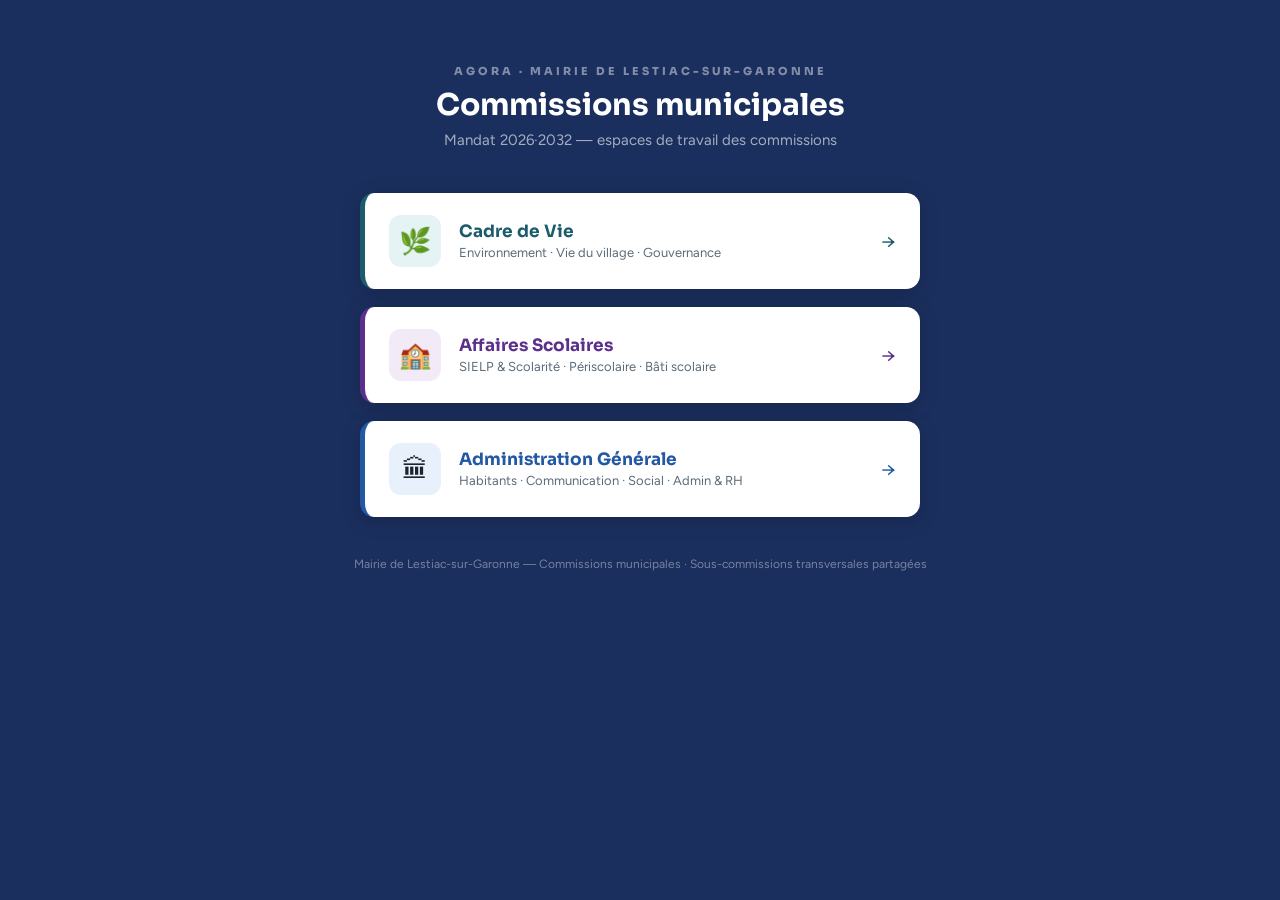
<file: index.html>
<!DOCTYPE html>
<html lang="fr">
<head>
<meta charset="UTF-8">
<meta name="viewport" content="width=device-width, initial-scale=1.0, viewport-fit=cover">
<meta name="theme-color" content="#1B2F5E">
<title>Commissions municipales — Lestiac-sur-Garonne</title>
<link rel="preconnect" href="https://fonts.googleapis.com">
<link rel="preconnect" href="https://fonts.gstatic.com" crossorigin>
<link href="https://fonts.googleapis.com/css2?family=Sora:wght@600;700;800&family=Figtree:wght@400;500;600&display=swap" rel="stylesheet">
<style>
  *{box-sizing:border-box;margin:0;padding:0}
  body{
    font-family:'Figtree',sans-serif;color:#1A2530;
    background:#1B2F5E;
    min-height:100vh;display:flex;flex-direction:column;align-items:center;
    padding:64px 20px 48px;
  }
  .wordmark{font-family:'Sora',sans-serif;font-weight:800;font-size:11px;letter-spacing:3px;text-transform:uppercase;color:rgba(255,255,255,.45);margin-bottom:10px}
  h1{font-family:'Sora',sans-serif;font-weight:700;font-size:30px;color:#fff;text-align:center;line-height:1.15}
  .sub{color:rgba(255,255,255,.6);font-size:15px;margin-top:8px;margin-bottom:44px;text-align:center}
  .grid{display:grid;gap:18px;width:100%;max-width:560px}
  a.card{
    display:flex;align-items:center;gap:18px;
    background:#fff;border-radius:14px;padding:22px 24px;
    text-decoration:none;color:#1A2530;
    box-shadow:0 4px 20px rgba(0,0,0,.18);
    border-left:5px solid var(--c);
    transition:transform .16s ease, box-shadow .16s ease;
  }
  a.card:hover{transform:translateY(-2px);box-shadow:0 10px 30px rgba(0,0,0,.28)}
  .ico{
    width:52px;height:52px;border-radius:12px;flex-shrink:0;
    display:flex;align-items:center;justify-content:center;font-size:26px;
    background:var(--cp);
  }
  .meta{display:flex;flex-direction:column;gap:3px;min-width:0}
  .meta .name{font-family:'Sora',sans-serif;font-weight:700;font-size:17px;color:var(--c)}
  .meta .desc{font-size:13px;color:#5B6B7A}
  .arrow{margin-left:auto;color:var(--c);font-size:20px;flex-shrink:0}
  footer{margin-top:40px;font-size:12px;color:rgba(255,255,255,.4);text-align:center}
</style>
</head>
<body>
  <div class="wordmark">AGORA · Mairie de Lestiac-sur-Garonne</div>
  <h1>Commissions municipales</h1>
  <div class="sub">Mandat 2026·2032 — espaces de travail des commissions</div>

  <div class="grid">
    <a class="card" href="cadre-de-vie.html" style="--c:#1A5C6B;--cp:#E6F3F5">
      <div class="ico">🌿</div>
      <div class="meta">
        <div class="name">Cadre de Vie</div>
        <div class="desc">Environnement · Vie du village · Gouvernance</div>
      </div>
      <div class="arrow">→</div>
    </a>
    <a class="card" href="affaires-scolaires.html" style="--c:#5B2F8C;--cp:#F2EAF7">
      <div class="ico">🏫</div>
      <div class="meta">
        <div class="name">Affaires Scolaires</div>
        <div class="desc">SIELP &amp; Scolarité · Périscolaire · Bâti scolaire</div>
      </div>
      <div class="arrow">→</div>
    </a>
    <a class="card" href="administration-generale.html" style="--c:#2358A4;--cp:#E8F0FB">
      <div class="ico">🏛</div>
      <div class="meta">
        <div class="name">Administration Générale</div>
        <div class="desc">Habitants · Communication · Social · Admin &amp; RH</div>
      </div>
      <div class="arrow">→</div>
    </a>
  </div>

  <footer>Mairie de Lestiac-sur-Garonne — Commissions municipales · Sous-commissions transversales partagées</footer>
</body>
</html>
</file>
